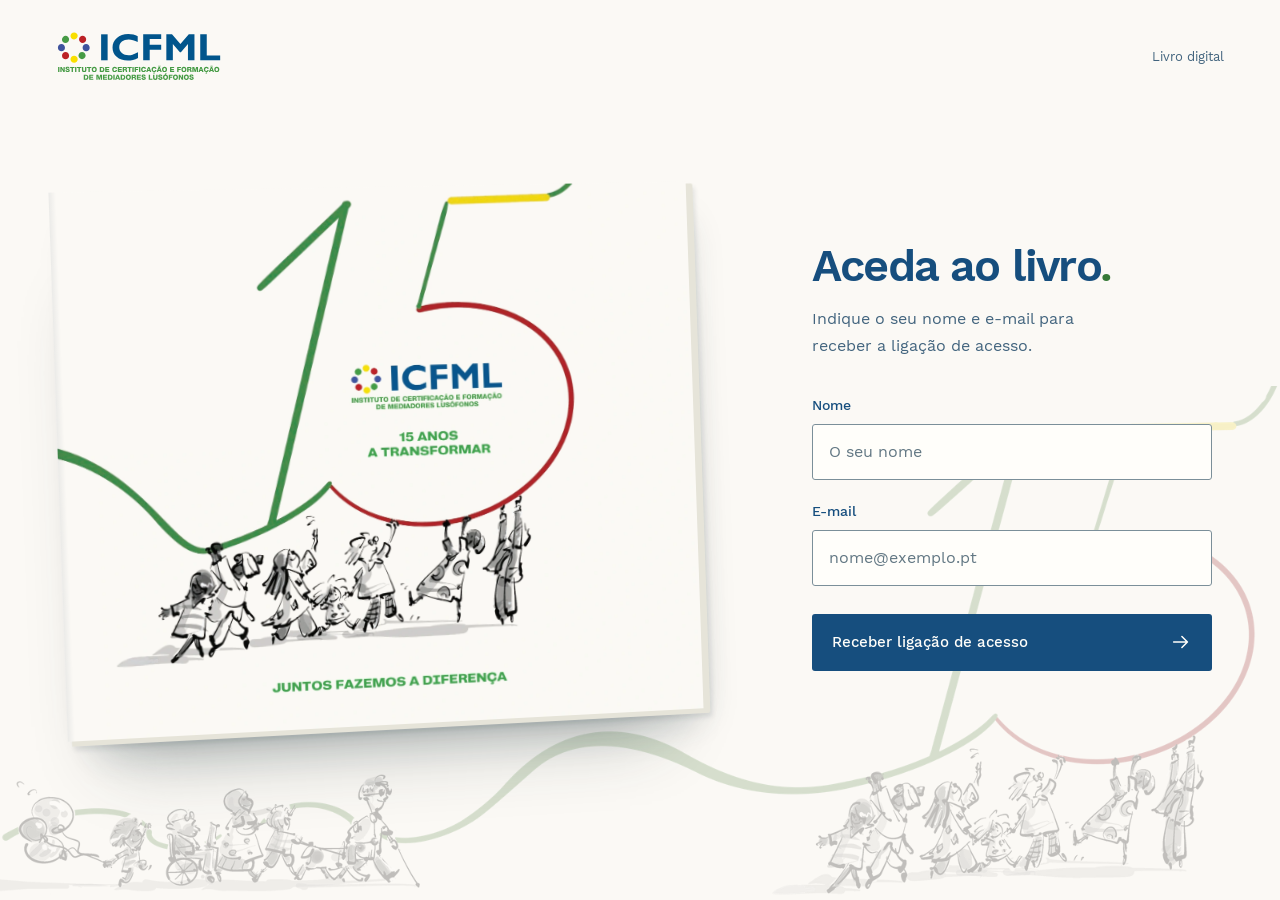
<file: index.html>
<!doctype html>
<html lang="pt-PT">
<head>
  <meta name="referrer" content="no-referrer">
  <meta http-equiv="Content-Security-Policy" content="default-src 'self'; script-src 'self' 'wasm-unsafe-eval'; worker-src 'self'; style-src 'self' 'unsafe-inline'; img-src 'self' data: blob:; font-src 'self' data: blob:; connect-src 'self' https://icfml-livro-preview.2.25.97.234.sslip.io; object-src 'none'; base-uri 'none'; form-action 'none'; frame-src 'none'">

  <meta charset="utf-8">
  <meta name="viewport" content="width=device-width, initial-scale=1">
  <meta name="theme-color" content="#fbf9f5">
  <meta name="robots" content="noindex, nofollow">
  <title>ICFML 15 Anos — Livro digital</title>
  <link rel="icon" href="assets/icfml-simbolo.svg" type="image/svg+xml">
  <link rel="preload" href="assets/WorkSans-Regular.woff2" as="font" type="font/woff2" crossorigin>
  <link rel="preload" href="assets/cover.webp" as="image" fetchpriority="high">
  <link rel="stylesheet" href="styles.css?v=20261102-confirmation1">
  <script src="app.js?v=20261104-ptpt1" defer></script>
  <script src="cover-motion.js?v=20261029-cover-hover2" defer></script>
</head>
<body>
  <a class="skip-link" href="#access-name">Ir para o formulário</a>
  <div class="page-art" aria-hidden="true">
    <img src="assets/illustration.webp" srcset="assets/illustration-mobile.webp 1600w, assets/illustration.webp 3200w" sizes="(max-width: 1800px) 100vw, 1800px" alt="" width="3200" height="1286">
  </div>

  <header class="masthead">
    <img class="brand" src="assets/icfml.svg" alt="ICFML — Instituto de Certificação e Formação de Mediadores Lusófonos" width="1920" height="652">
    <span class="edition-label">Livro digital</span>
  </header>

  <main class="entrance">
    <figure class="book-presentation" aria-label="Capa do livro ICFML 15 Anos">
      <div class="book-arrival">
        <div class="book-object">
          <img class="book-cover" src="assets/cover.webp" alt="Capa do livro ICFML 15 Anos" width="1600" height="1345" fetchpriority="high" decoding="async">
        </div>
      </div>
    </figure>

    <section class="access" aria-labelledby="access-title">
      <div class="access-intro">
        <h1 id="access-title"><span id="access-heading">Aceda ao livro</span><span aria-hidden="true">.</span></h1>
        <p id="access-description">Indique o seu nome e e-mail para receber a ligação de acesso.</p>
      </div>

      <p id="demo-notice" class="demo-notice" hidden>Versão de apresentação. Os dados preenchidos neste formulário não serão guardados.</p>

      <form id="access-form" method="post" action="api/access" aria-describedby="access-description" novalidate>
        <div class="field">
          <label for="access-name">Nome</label>
          <input id="access-name" name="name" type="text" autocomplete="name" maxlength="120" placeholder="O seu nome" required aria-describedby="name-error">
          <span class="field-error" id="name-error"></span>
        </div>
        <div class="field">
          <label for="access-email">E-mail</label>
          <input id="access-email" name="email" type="email" autocomplete="email" inputmode="email" maxlength="254" placeholder="nome@exemplo.pt" required aria-describedby="email-error" spellcheck="false" autocapitalize="none">
          <span class="field-error" id="email-error"></span>
        </div>
        <button class="continue-button" id="continue-button" type="submit" disabled>
          <span class="button-label">Receber ligação de acesso</span>
          <svg class="button-arrow" width="22" height="22" viewBox="0 0 24 24" fill="none" aria-hidden="true"><path d="M4 12h15m-6-6 6 6-6 6" stroke="currentColor" stroke-width="1.7" stroke-linecap="round" stroke-linejoin="round"/></svg>
          <span class="button-spinner" aria-hidden="true"></span>
        </button>
        <p id="form-message" class="form-message" role="status" aria-live="polite"></p>
      </form>

      <button class="text-button" id="edit-registration" type="button" hidden>Utilizar outro registo <svg width="17" height="17" viewBox="0 0 24 24" fill="none" aria-hidden="true"><path d="M6 18 18 6M6 6h12v12" stroke="currentColor" stroke-width="1.7" stroke-linecap="round" stroke-linejoin="round"/></svg></button>

      <div class="access-pending" id="access-pending" role="region" aria-label="A aguardar confirmação do e-mail" tabindex="-1" hidden>
        <svg class="verification-mark" width="34" height="34" viewBox="0 0 32 32" fill="none" aria-hidden="true"><rect x="4" y="7" width="24" height="18" rx="2" stroke="currentColor" stroke-width="1.5"/><path d="m5 9 11 8L27 9" stroke="currentColor" stroke-width="1.5" stroke-linecap="round" stroke-linejoin="round"/></svg>
        <p class="pending-address">Verifique a caixa de entrada de <strong><span id="pending-email"></span>.</strong></p>
        <p class="verification-help">Clique na ligação que enviámos para confirmar o seu e-mail e aceder ao livro. Se não encontrar a mensagem, verifique também a pasta de spam.</p>
        <button class="continue-button" id="resend-confirmation" type="button" disabled>Reenviar e-mail</button>
        <p id="pending-message" class="form-message" role="status" aria-live="polite"></p>
        <button class="text-button" id="correct-email" type="button">Corrigir endereço de e-mail</button>
      </div>
      <noscript><p class="form-message">Ative o JavaScript no navegador para solicitar a sua ligação de acesso.</p></noscript>
    </section>
  </main>
</body>
</html>
</file>
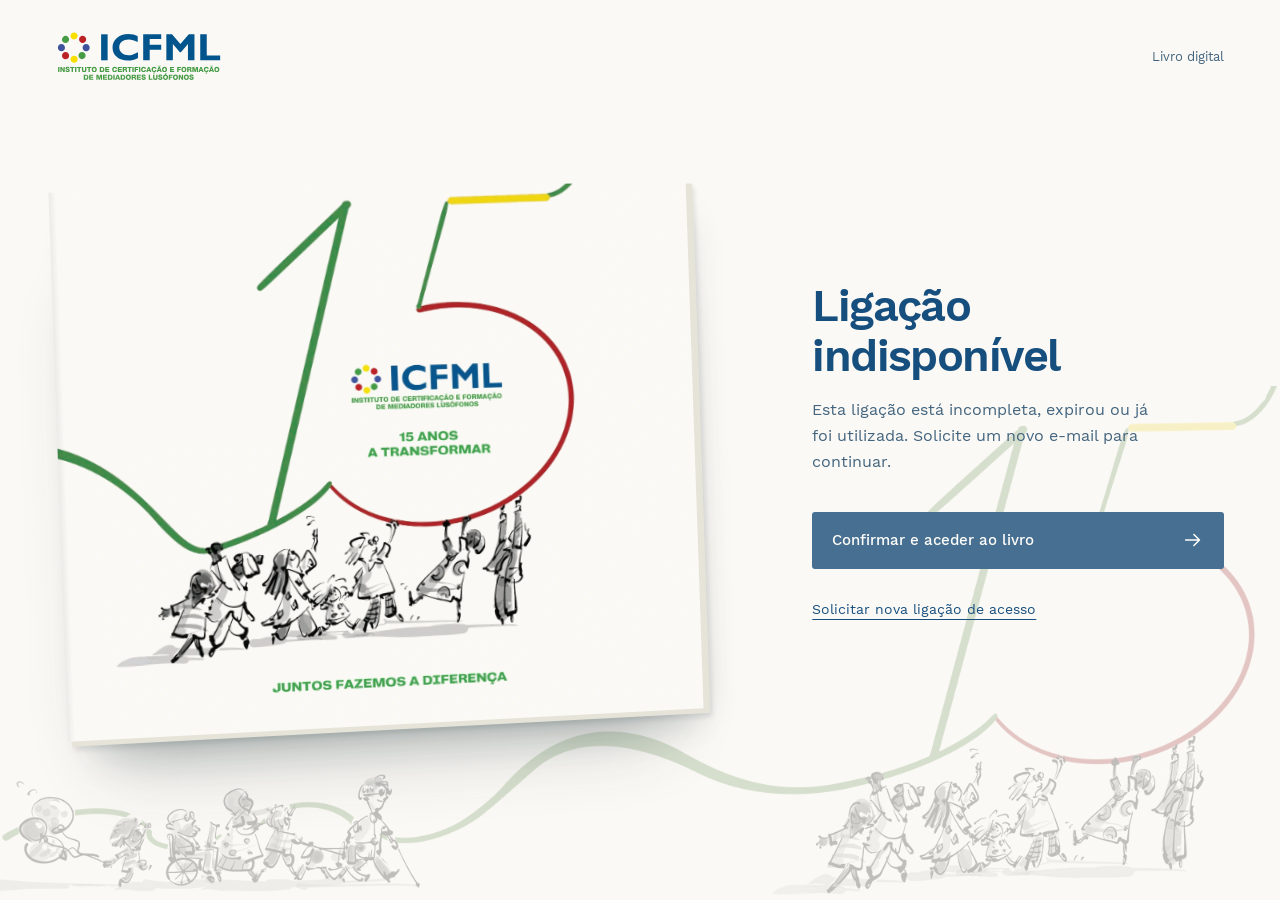
<file: confirm.html>
<!doctype html>
<html lang="pt-PT">
<head>
  <meta name="referrer" content="no-referrer">
  <meta http-equiv="Content-Security-Policy" content="default-src 'self'; script-src 'self' 'wasm-unsafe-eval'; worker-src 'self'; style-src 'self' 'unsafe-inline'; img-src 'self' data: blob:; font-src 'self' data: blob:; connect-src 'self' https://icfml-livro-preview.2.25.97.234.sslip.io; object-src 'none'; base-uri 'none'; form-action 'none'; frame-src 'none'">

  <meta charset="utf-8">
  
  <meta name="viewport" content="width=device-width, initial-scale=1">
  <meta name="theme-color" content="#fbf9f5">
  <meta name="robots" content="noindex, nofollow">
  <title>ICFML 15 Anos — Confirmar e-mail</title>
  <script src="confirm.js?v=20261104-ptpt1"></script>
  <link rel="icon" href="assets/icfml-simbolo.svg" type="image/svg+xml">
  <link rel="stylesheet" href="styles.css?v=20261102-confirmation1">
</head>
<body>
  <a class="skip-link" href="#confirm-button">Ir para a confirmação</a>
  <div class="page-art" aria-hidden="true">
    <img src="assets/illustration.webp" srcset="assets/illustration-mobile.webp 1600w, assets/illustration.webp 3200w" sizes="(max-width: 1800px) 100vw, 1800px" alt="" width="3200" height="1286">
  </div>
  <header class="masthead">
    <img class="brand" src="assets/icfml.svg" alt="ICFML — Instituto de Certificação e Formação de Mediadores Lusófonos" width="1920" height="652">
    <span class="edition-label">Livro digital</span>
  </header>
  <main class="entrance">
    <figure class="book-presentation" aria-label="Capa do livro ICFML 15 Anos">
      <div class="book-object">
        <img class="book-cover" src="assets/cover.webp" alt="Capa do livro ICFML 15 Anos" width="1600" height="1345" decoding="async">
      </div>
    </figure>
    <section class="access confirmation-access" aria-labelledby="confirm-title">
      <div class="access-intro">
        <h1 id="confirm-title">Confirme o seu e-mail<span aria-hidden="true">.</span></h1>
        <p id="confirm-description">Clique no botão abaixo para confirmar o seu endereço de e-mail e abrir o livro.</p>
      </div>
      <button class="continue-button" id="confirm-button" type="button" aria-describedby="confirm-description" disabled>
        <span class="button-label">Confirmar e aceder ao livro</span>
        <svg class="button-arrow" width="22" height="22" viewBox="0 0 24 24" fill="none" aria-hidden="true"><path d="M4 12h15m-6-6 6 6-6 6" stroke="currentColor" stroke-width="1.7" stroke-linecap="round" stroke-linejoin="round"/></svg>
        <span class="button-spinner" aria-hidden="true"></span>
      </button>
      <p id="confirmation-message" class="form-message" role="status" aria-live="polite"></p>
      <a class="text-button confirmation-help" href="./">Solicitar nova ligação de acesso</a>
      <noscript><p class="form-message">Ative o JavaScript no navegador para confirmar o seu endereço. Pode também voltar à página inicial e solicitar outra ligação.</p></noscript>
    </section>
  </main>
</body>
</html>
</file>
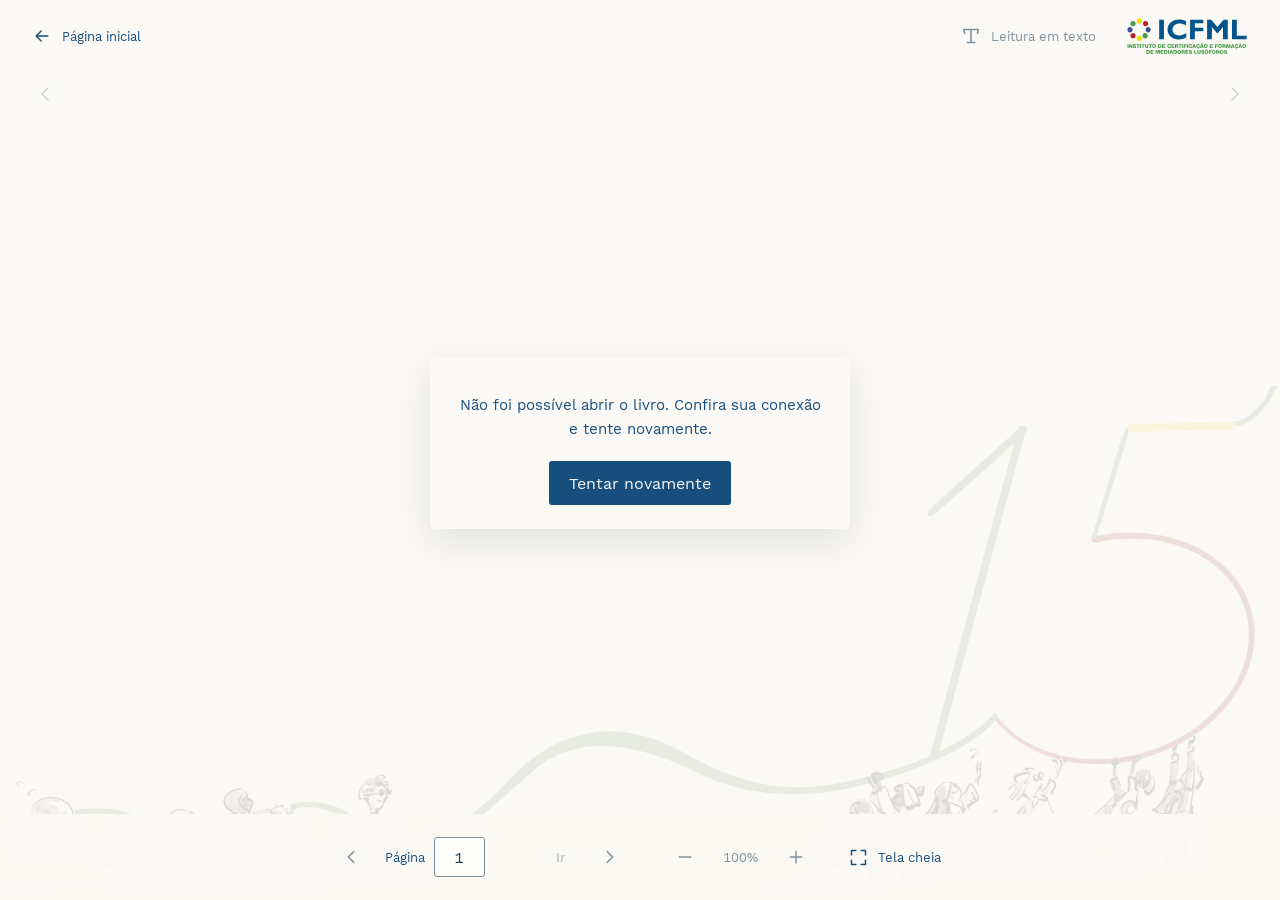
<file: reader.html>
<!doctype html>
<html lang="pt-PT">
<head>
  <meta name="referrer" content="no-referrer">
  <meta http-equiv="Content-Security-Policy" content="default-src 'self'; script-src 'self' 'wasm-unsafe-eval'; worker-src 'self'; style-src 'self' 'unsafe-inline'; img-src 'self' data: blob:; font-src 'self' data: blob:; connect-src 'self' https://icfml-livro-preview.2.25.97.234.sslip.io; object-src 'none'; base-uri 'none'; form-action 'none'; frame-src 'none'">

  <meta charset="utf-8">
  <meta name="viewport" content="width=device-width, initial-scale=1">
  <meta name="theme-color" content="#fbf9f5">
  <meta name="robots" content="noindex, nofollow">
  <title>ICFML 15 Anos — Leitura</title>
  <link rel="icon" href="assets/icfml-simbolo.svg" type="image/svg+xml">
  <link rel="stylesheet" href="styles.css">
  <link rel="stylesheet" href="reader.css?v=20261103-safari2">
  <script type="module" src="reader.js?v=20261104-book2"></script>
</head>
<body class="reader-body">
  <main class="reader-shell" id="reader-shell">
    <div class="reader-art" aria-hidden="true"><img src="assets/illustration.webp" alt="" width="3200" height="1286"></div>
    <h1 class="sr-only">Leitor do livro ICFML 15 Anos</h1>
    <header class="reader-header">
      <a class="reader-back" href="./"><svg width="20" height="20" viewBox="0 0 24 24" fill="none" aria-hidden="true"><path d="M19 12H5m6-6-6 6 6 6" stroke="currentColor" stroke-width="1.7" stroke-linecap="round" stroke-linejoin="round"/></svg><span>Página inicial</span></a>
      <div class="reader-header-tools">
        <button class="reader-control text-mode-control" id="text-mode" type="button" title="Leitura em texto" aria-label="Leitura em texto" aria-controls="reader-text" aria-pressed="false" disabled><svg width="22" height="22" viewBox="0 0 24 24" fill="none" aria-hidden="true"><path d="M4 5h16M12 5v14m-4 0h8M5 9l-1-4m15 4 1-4" stroke="currentColor" stroke-width="1.7" stroke-linecap="round" stroke-linejoin="round"/></svg><span>Leitura em texto</span></button>
        <img src="assets/icfml.svg" class="reader-brand" alt="ICFML" width="1920" height="652">
      </div>
    </header>

    <section class="reader-stage" id="reader-stage" aria-label="Páginas do livro" aria-busy="true">
      <nav class="reader-edge-navigation" aria-label="Navegação lateral do livro">
        <button class="reader-control reader-edge-control" id="previous-page-side" type="button" title="Página anterior (←)" aria-label="Página anterior" disabled><svg width="24" height="24" viewBox="0 0 24 24" fill="none" aria-hidden="true"><path d="m14 6-6 6 6 6" stroke="currentColor" stroke-width="1.7" stroke-linecap="round" stroke-linejoin="round"/></svg></button>
        <button class="reader-control reader-edge-control" id="next-page-side" type="button" title="Próxima página (→)" aria-label="Próxima página" disabled><svg width="24" height="24" viewBox="0 0 24 24" fill="none" aria-hidden="true"><path d="m10 6 6 6-6 6" stroke="currentColor" stroke-width="1.7" stroke-linecap="round" stroke-linejoin="round"/></svg></button>
      </nav>
      <div class="reader-viewport" id="reader-viewport" tabindex="0" aria-label="Área de leitura. Arraste um canto para virar a página ou use as setas. Com o mouse, aproxime-se das laterais para ver a prévia e clique para virar. Ao ampliar, arraste para mover a página.">
        <div class="reading-space" id="reading-space"><div class="spread-host" id="spread-host"></div></div>
      </div>
      <section class="reader-text-view" id="reader-text" aria-label="Texto das páginas do livro" tabindex="0" hidden></section>
      <div class="reader-message" id="reader-message" role="status" aria-live="polite">
        <span class="reader-loader" aria-hidden="true"></span>
        <p id="reader-message-text">Carregando o livro…</p>
        <button class="reader-retry" id="reader-retry" type="button" hidden>Tentar novamente</button>
      </div>
      <p class="sr-only" id="reader-announcement" aria-live="polite" aria-atomic="true"></p>
    </section>

    <footer class="reader-toolbar" aria-label="Controles de leitura">
      <div class="reader-navigation">
        <button class="reader-control" id="previous-page" type="button" title="Página anterior (←)" aria-label="Página anterior" disabled><svg width="22" height="22" viewBox="0 0 24 24" fill="none" aria-hidden="true"><path d="m14 6-6 6 6 6" stroke="currentColor" stroke-width="1.7" stroke-linecap="round" stroke-linejoin="round"/></svg></button>
        <form id="page-form" class="page-form">
          <label for="page-number">Página</label>
          <input id="page-number" type="number" min="1" step="1" value="1" inputmode="numeric" enterkeyhint="go" aria-label="Ir para a página" required disabled>
          <span class="page-total" id="page-total"></span>
          <button class="reader-control jump-control" type="submit" title="Ir para a página digitada" aria-label="Ir para a página" disabled>Ir</button>
        </form>
        <button class="reader-control" id="next-page" type="button" title="Próxima página (→)" aria-label="Próxima página" disabled><svg width="22" height="22" viewBox="0 0 24 24" fill="none" aria-hidden="true"><path d="m10 6 6 6-6 6" stroke="currentColor" stroke-width="1.7" stroke-linecap="round" stroke-linejoin="round"/></svg></button>
      </div>

      <div class="reader-tools">
        <div class="reader-zoom" aria-label="Ampliação">
          <button class="reader-control" id="zoom-out" type="button" title="Reduzir (-)" aria-label="Reduzir zoom" disabled><svg width="20" height="20" viewBox="0 0 24 24" fill="none" aria-hidden="true"><path d="M5 12h14" stroke="currentColor" stroke-width="1.7" stroke-linecap="round"/></svg></button>
          <button class="reader-control zoom-value" id="zoom-reset" type="button" title="Ajustar à tela (0)" aria-label="Ajustar à tela" disabled>100%</button>
          <button class="reader-control" id="zoom-in" type="button" title="Ampliar (+)" aria-label="Ampliar zoom" disabled><svg width="20" height="20" viewBox="0 0 24 24" fill="none" aria-hidden="true"><path d="M5 12h14m-7-7v14" stroke="currentColor" stroke-width="1.7" stroke-linecap="round"/></svg></button>
        </div>
        <button class="reader-control fullscreen-control" id="fullscreen" type="button" title="Tela cheia (F)" aria-label="Entrar em tela cheia" aria-pressed="false"><svg width="21" height="21" viewBox="0 0 24 24" fill="none" aria-hidden="true"><path class="fullscreen-enter" d="M9 4H4v5m11-5h5v5M4 15v5h5m11-5v5h-5" stroke="currentColor" stroke-width="1.7" stroke-linecap="round" stroke-linejoin="round"/><path class="fullscreen-exit" d="M4 9h5V4m6 0v5h5M9 20v-5H4m16 0h-5v5" stroke="currentColor" stroke-width="1.7" stroke-linecap="round" stroke-linejoin="round"/></svg><span>Tela cheia</span></button>
      </div>
    </footer>
    <noscript><p class="noscript-message">Ative o JavaScript no navegador para utilizar o leitor interativo.</p></noscript>
  </main>
</body>
</html>
</file>
<file: styles.css>
@font-face {
  font-family: "Work Sans";
  src: url("assets/WorkSans-Regular.woff2") format("woff2");
  font-style: normal;
  font-weight: 400;
  font-display: swap;
}

@font-face {
  font-family: "Work Sans";
  src: url("assets/WorkSans-Medium.woff2") format("woff2");
  font-style: normal;
  font-weight: 500;
  font-display: swap;
}

@font-face {
  font-family: "Work Sans";
  src: url("assets/WorkSans-SemiBold.woff2") format("woff2");
  font-style: normal;
  font-weight: 600;
  font-display: swap;
}

:root {
  color-scheme: light;
  --paper: #fbf9f5;
  --ink: #164e7e;
  --ink-strong: #123e64;
  --ink-soft: #42647e;
  --line: #7b8f99;
  --green: #367937;
  --error: #a52b2c;
  --ease: cubic-bezier(.16, 1, .3, 1);
  font-family: "Work Sans", sans-serif;
  font-synthesis: none;
  font-weight: 400;
  background: var(--paper);
  color: var(--ink);
  scrollbar-color: #8da3ae var(--paper);
  scrollbar-width: thin;
}

* { box-sizing: border-box; }
body { margin: 0; min-width: 320px; min-height: 100svh; }
button, input { font: inherit; }
button { cursor: pointer; }
button, a, input { -webkit-tap-highlight-color: transparent; }
button, input { border-radius: 3px; }
button:focus-visible, a:focus-visible { outline: 3px solid var(--ink); outline-offset: 5px; }
[hidden] { display: none !important; }
::selection { background: #f1dd65; color: #123e64; }
::-webkit-scrollbar { width: 8px; }
::-webkit-scrollbar-track { background: var(--paper); }
::-webkit-scrollbar-thumb { background: #8da3ae; border: 2px solid var(--paper); border-radius: 6px; }

.skip-link {
  position: fixed;
  z-index: 10;
  inset: 12px auto auto 12px;
  padding: 12px 18px;
  background: var(--ink);
  color: var(--paper);
  transform: translateY(-160%);
}
.skip-link:focus { transform: translateY(0); }

.page-art {
  position: fixed;
  z-index: -1;
  inset: 0;
  overflow: hidden;
  pointer-events: none;
}
.page-art img { position: absolute; left: 50%; bottom: 0; display: block; width: 100%; max-width: 1800px; height: auto; transform: translateX(-50%); opacity: .24; }

.masthead {
  width: min(1320px, calc(100% - 112px));
  margin-inline: auto;
  min-height: 112px;
  display: flex;
  align-items: center;
  justify-content: space-between;
  gap: 24px;
}
.brand { width: 166px; height: auto; display: block; }
.edition-label { color: var(--ink-soft); font-size: 13px; }

.entrance {
  width: min(1320px, calc(100% - 112px));
  margin-inline: auto;
  min-height: calc(100svh - 148px);
  display: grid;
  grid-template-columns: minmax(0, 1.35fr) minmax(320px, .85fr);
  align-items: center;
  column-gap: clamp(64px, 8vw, 136px);
  padding-block: 32px 96px;
}

.book-presentation { margin: 0; perspective: 1600px; }
.book-arrival { transform-style: preserve-3d; animation: book-arrive 1000ms var(--ease) backwards; }
.book-object {
  position: relative;
  width: 100%;
  max-width: min(640px, calc((100svh - 250px) * 1.19));
  margin-inline: auto;
  transform: rotateY(6deg) rotateZ(-2deg);
  transform-style: preserve-3d;
  isolation: isolate;
  box-shadow: 13px 28px 36px -16px #273a3e36, 0 64px 70px -45px #273a3e4f;
  transition: transform 400ms var(--ease), box-shadow 400ms var(--ease);
}
.book-object::before {
  content: "";
  position: absolute;
  z-index: -1;
  inset: 2px -7px -5px 4px;
  background: #e6e4d9;
  border-radius: 0 2px 2px 0;
  box-shadow: 2px 4px 5px #273a3e1f;
}
.book-object::after {
  content: "";
  position: absolute;
  inset: 0 auto 0 0;
  width: 7px;
  background: linear-gradient(90deg, #152c3e12, transparent);
  pointer-events: none;
}
.book-cover { width: 100%; height: auto; display: block; background: var(--paper); }
@media (hover: hover) and (pointer: fine) and (prefers-reduced-motion: no-preference) {
  .book-presentation.is-cover-hovered .book-object {
    transform: translateY(-8px) rotateX(var(--cover-rotate-x, 0deg)) rotateY(var(--cover-rotate-y, 2deg)) rotateZ(-1deg);
    box-shadow: 13px 36px 44px -16px #273a3e36, 0 76px 82px -45px #273a3e4f;
    transition: transform 140ms ease-out, box-shadow 250ms var(--ease);
  }
}

.access { width: 100%; max-width: 400px; padding-block: 8px; }
.access-intro { margin-bottom: 36px; }
h1 { margin: 0 0 15px; font-size: clamp(34px, 3.5vw, 49px); line-height: 1.12; font-weight: 600; letter-spacing: -.035em; text-wrap: balance; }
h1 > span[aria-hidden="true"] { color: var(--green); }
.access-intro p { margin: 0; max-width: 31ch; color: var(--ink-soft); font-size: 16px; line-height: 1.65; }
.demo-notice { margin: -14px 0 24px; padding-left: 12px; border-left: 2px solid var(--green); color: var(--ink-soft); font-size: 13px; line-height: 1.6; }
.field { position: relative; margin-bottom: 21px; }
.field label { display: block; font-weight: 500; font-size: 14px; line-height: 1.5; margin-bottom: 8px; }
.field input {
  appearance: none;
  display: block;
  width: 100%;
  min-height: 56px;
  padding: 14px 16px;
  border: 1px solid var(--line);
  background: #fffefa;
  color: var(--ink-strong);
  font-size: 16px;
  line-height: 1.5;
  caret-color: var(--ink);
  outline: none;
  transition: border-color 160ms, box-shadow 160ms;
}
.field input::placeholder { opacity: 1; color: #627783; }
.field input:hover { border-color: #68869a; }
.field input:focus { border-color: var(--ink); box-shadow: 0 0 0 3px #164e7e1a; }
.field input[aria-invalid="true"] { border-color: var(--error); }
.field input[aria-invalid="true"]:focus { box-shadow: 0 0 0 3px #a52b2c1a; }
.field-error { display: block; margin-top: 6px; font-size: 12px; line-height: 1.5; color: var(--error); }
.field-error:empty { display: none; }
.continue-button {
  display: flex;
  align-items: center;
  justify-content: space-between;
  gap: 20px;
  width: 100%;
  min-height: 57px;
  border: 0;
  margin-top: 28px;
  padding: 16px 20px;
  background: var(--ink);
  color: #fffefa;
  font-size: 15px;
  font-weight: 500;
  line-height: 1.5;
  transition: background 160ms;
}
.continue-button:hover { background: var(--ink-strong); }
.continue-button:disabled { background: #476f91; cursor: wait; }
.button-arrow { flex: none; transition: transform 250ms var(--ease); }
.continue-button:hover .button-arrow { transform: translateX(3px); }
.button-spinner { display: none; width: 20px; height: 20px; border: 2px solid #ffffff65; border-top-color: #fff; border-radius: 50%; animation: spin 700ms linear infinite; }
.continue-button[aria-busy="true"] .button-spinner { display: block; }
.continue-button[aria-busy="true"] .button-arrow { display: none; }
.form-message { margin: 13px 0 0; font-size: 13px; line-height: 1.6; color: var(--error); }
.form-message:empty { margin: 0; }
.form-message.is-information { color: var(--ink-soft); }

.access-pending { outline: none; }
.verification-mark { display: block; color: var(--ink); margin-bottom: 22px; }
.pending-address { margin: 0; font-size: 16px; line-height: 1.65; color: var(--ink-soft); }
.pending-address strong { display: block; margin-top: 4px; color: var(--ink-strong); font-weight: 500; overflow-wrap: anywhere; }
.verification-help { margin: 18px 0 0; font-size: 14px; line-height: 1.7; color: var(--ink-soft); }
.access-pending .continue-button { font-variant-numeric: tabular-nums; }
.access-pending .text-button { min-height: 44px; margin-top: 16px; text-align: left; }
.text-button:disabled { color: var(--ink-soft); cursor: wait; }
.confirmation-access { max-width: 440px; }
.confirmation-access .access-intro p { max-width: 36ch; }
.confirmation-access .confirmation-help { display: inline-flex; min-height: 44px; margin-top: 18px; }

.access-complete { outline: none; padding-block: 6px 30px; }
.success-mark { display: block; color: var(--green); margin-bottom: 22px; }
.access-complete h2 { margin: 0 0 12px; font-size: 27px; line-height: 1.25; font-weight: 500; letter-spacing: -.025em; }
.access-complete p { margin: 0; color: var(--ink-soft); font-size: 16px; line-height: 1.6; }
.text-button { display: inline-flex; align-items: center; gap: 12px; margin: 25px 0 0; padding: 10px 0; border: 0; background: transparent; color: var(--ink); font-size: 14px; text-decoration: underline; text-underline-offset: 5px; }
.text-button:hover { color: var(--green); }

@keyframes book-arrive {
  from { transform: translateY(14px); }
  to { transform: translateY(0); }
}
@keyframes spin { to { transform: rotate(360deg); } }

@media (min-width: 1600px) {
  .entrance { column-gap: 136px; }
}
@media (max-width: 1050px) {
  .masthead, .entrance { width: calc(100% - 72px); }
  .entrance { grid-template-columns: minmax(0, 1.1fr) minmax(300px, .9fr); column-gap: 54px; }
  h1 { font-size: 39px; }
}
@media (max-width: 760px) {
  .masthead { width: calc(100% - 48px); min-height: 87px; }
  .brand { width: 135px; }
  .edition-label { font-size: 12px; }
  .entrance { width: min(520px, calc(100% - 48px)); display: flex; flex-direction: column; gap: 57px; padding-block: 27px 70px; min-height: auto; }
  .book-presentation { width: 90%; }
  .book-arrival { animation: none; }
  .book-object { transform: rotateZ(-1.5deg); }
  .book-object { max-width: 100%; }
  .access { max-width: none; padding: 0; }
  .access-intro { margin-bottom: 26px; }
  h1 { font-size: 34px; margin-bottom: 12px; }
  .access-intro p { max-width: 31ch; font-size: 15px; }
  .field { margin-bottom: 18px; }
  .continue-button { margin-top: 24px; }
  .page-art img { bottom: 0; width: 100%; opacity: .24; }
}
@media (prefers-reduced-motion: reduce) {
  *, *::before, *::after { animation: none !important; transition: none !important; }
  .book-object { transform: none; }
}
</file>
<file: reader.css>
.sr-only { position: absolute; width: 1px; height: 1px; padding: 0; margin: -1px; overflow: hidden; clip-path: inset(50%); white-space: nowrap; border: 0; }
.reader-body { min-height: 0; overflow: hidden; }
.reader-shell { --reader-header-height: 72px; --reader-footer-height: 86px; position: relative; isolation: isolate; display: grid; grid-template-rows: var(--reader-header-height) minmax(0, 1fr) var(--reader-footer-height); width: 100%; height: 100vh; height: 100dvh; background: var(--paper); }
.reader-shell:fullscreen { width: 100vw; height: 100dvh; }
.reader-shell:-webkit-full-screen { width: 100vw; height: 100dvh; }
.reader-art { position: absolute; z-index: -1; inset: 0; overflow: hidden; pointer-events: none; }
.reader-art img { position: absolute; bottom: 0; left: 50%; transform: translateX(-50%); width: 100%; max-width: 1800px; height: auto; opacity: .12; }
.reader-header { display: flex; align-items: center; justify-content: space-between; padding: 12px 32px; gap: 24px; }
.reader-back { display: inline-flex; align-items: center; gap: 10px; min-height: 44px; color: var(--ink); text-decoration: none; font-size: 13px; }
.reader-back:hover { color: var(--green); }
.reader-brand { display: block; width: 122px; height: auto; }
.reader-header-tools { display: flex; align-items: center; gap: 20px; }
.reader-control.text-mode-control { width: auto; gap: 9px; padding-inline: 10px; font-size: 13px; white-space: nowrap; }
.text-mode-control[aria-pressed="true"] { background: #e6edf0; }
.reader-text-view { position: absolute; z-index: 3; inset: 12px 24px 24px; overflow: auto; overscroll-behavior: contain; padding: clamp(20px, 4vw, 48px); background: var(--paper); color: var(--ink-strong); }
.reader-text-view:focus-visible { outline: 2px solid var(--ink); outline-offset: -3px; }
.reader-text-view article { max-width: 72ch; margin-inline: auto; }
.reader-text-view article + article { margin-top: 48px; padding-top: 32px; border-top: 1px solid var(--line); }
.reader-text-view h2 { margin: 0 0 24px; font-size: 20px; font-weight: 600; }
.reader-text-content { font-size: 18px; line-height: 1.75; white-space: pre-wrap; overflow-wrap: anywhere; }
.is-text-reading .reader-viewport, .is-text-reading .reader-edge-navigation { visibility: hidden; pointer-events: none; }
.is-text-reading .reader-zoom { display: none; }
.reader-stage { position: relative; display: grid; grid-template-rows: 44px minmax(0, 1fr); min-height: 0; min-width: 0; }
.reader-edge-navigation { display: flex; align-items: center; justify-content: space-between; padding-inline: 24px; transform: translateY(var(--edge-nav-offset, 0px)); position: relative; z-index: 7; pointer-events: none; }
.reader-viewport { width: 100%; height: 100%; overflow: auto; overscroll-behavior: contain; touch-action: none; outline-offset: -4px; scrollbar-width: thin; }
.reader-viewport:focus-visible { outline: 2px solid var(--ink); outline-offset: -3px; }
.reader-viewport.is-zoomed, .reader-viewport.is-corner-ready { cursor: grab; }
.reader-viewport.is-dragging, .reader-viewport.is-page-turning { cursor: grabbing; }
.reading-space { display: grid; place-items: center; width: 100%; height: 100%; min-width: 100%; min-height: 100%; padding: 24px; }
.spread-host { position: relative; flex: none; }
.reader-spread { position: relative; display: flex; width: 100%; height: 100%; }
.reader-sheet { position: relative; flex: none; height: 100%; background: var(--paper); box-shadow: 0 10px 28px #203b4b21; }
.reader-sheet.is-empty { background: transparent; box-shadow: none; pointer-events: none; }
.reader-sheet canvas { display: block; width: 100%; height: 100%; user-select: none; }
.reader-spread.is-paired { box-shadow: 0 10px 28px #203b4b21; }
.reader-spread.is-paired .reader-sheet { box-shadow: none; }
.turn-stationary { position: absolute; z-index: 2; top: 0; height: 100%; pointer-events: none; }
.turn-stationary canvas { display: block; width: 100%; height: 100%; }
.reader-message { position: absolute; z-index: 9; left: 50%; top: 50%; transform: translate(-50%, -50%); max-width: min(420px, calc(100% - 40px)); width: max-content; text-align: center; color: var(--ink); pointer-events: none; }
.reader-message p { margin: 12px 0 0; font-size: 15px; line-height: 1.6; }
.reader-message.is-compact { top: auto; bottom: 9px; transform: translateX(-50%); padding: 7px 14px; background: var(--paper); border-radius: 3px; }
.reader-message.is-compact p { margin: 0; font-size: 12px; }
.reader-message.is-compact .reader-loader { display: none; }
.reader-loader { display: inline-block; width: 26px; height: 26px; border: 2px solid #164e7e30; border-top-color: var(--ink); border-radius: 50%; animation: spin 700ms linear infinite; }
.reader-message.is-error { padding: 24px; background: var(--paper); box-shadow: 0 12px 38px #203b4b1f; border-radius: 6px; pointer-events: auto; }
.reader-message.is-error .reader-loader { display: none; }
.reader-retry { display: inline-block; margin-top: 20px; min-height: 44px; padding: 10px 20px; border: 0; background: var(--ink); color: var(--paper); }
.reader-toolbar { display: flex; align-items: center; justify-content: center; gap: 32px; padding: 14px 24px calc(14px + env(safe-area-inset-bottom)); background: #fbf9f5f2; position: relative; z-index: 10; }
.reader-navigation, .reader-tools, .reader-zoom, .page-form { display: flex; align-items: center; gap: 4px; }
.reader-tools { gap: 20px; }
.page-form { gap: 9px; font-size: 13px; }
.page-form label { margin-left: 7px; }
.page-form input { -moz-appearance: textfield; appearance: textfield; width: 51px; min-height: 40px; border: 1px solid var(--line); background: #fffefa; color: var(--ink-strong); text-align: center; padding: 8px 4px; font-size: 16px; font-variant-numeric: tabular-nums; caret-color: var(--ink); }
.page-form input::-webkit-inner-spin-button, .page-form input::-webkit-outer-spin-button { -webkit-appearance: none; margin: 0; }
.page-form input:focus-visible { outline: 2px solid var(--ink); outline-offset: 3px; }
.page-total { min-width: 36px; font-variant-numeric: tabular-nums; white-space: nowrap; }
.reader-control { display: inline-flex; align-items: center; justify-content: center; flex: none; width: 44px; height: 44px; border: 0; border-radius: 4px; background: transparent; color: var(--ink); padding: 0; transition: background 140ms, color 140ms; }
.reader-control:hover { background: #e6edf0; }
.reader-control:active { background: #d7e3e9; }
.reader-control:disabled { color: #80929e; cursor: default; background: transparent; }
.reader-control svg { flex: none; }
.reader-edge-control { border: 1px solid #164e7e24; border-radius: 50%; background: #fbf9f5cc; pointer-events: auto; }
.reader-edge-control:disabled { opacity: .35; border-color: transparent; }
.jump-control { font-size: 13px; font-weight: 500; }
.jump-control:disabled { opacity: .55; }
.reader-turn-canvas { position: absolute; z-index: 6; inset: 0; width: 100%; height: 100%; pointer-events: none; }
.zoom-value { width: 59px; font-size: 13px; font-variant-numeric: tabular-nums; }
.fullscreen-control { width: auto; gap: 9px; padding: 0 10px; font-size: 13px; }
.noscript-message { position: absolute; top: 45%; padding: 24px; text-align: center; width: 100%; background: var(--paper); }
@media (max-width: 899px) {
  .reader-shell { --reader-header-height: 64px; --reader-footer-height: 122px; }
  .reader-art { top: var(--reader-header-height); bottom: var(--reader-footer-height); }
  .reader-art img { display: none; }
  .reader-art::before, .reader-art::after { content: ""; position: absolute; width: min(100%, 520px); aspect-ratio: 3086.5 / 2480; background-image: url("assets/illustration-mobile.webp"); background-repeat: no-repeat; background-size: 200% 100%; opacity: .16; }
  .reader-art::before { top: 0; right: 0; background-position: right top; }
  .reader-art::after { bottom: 0; left: 0; background-position: left bottom; }
  .reader-header { padding: 9px 20px; }
  .reader-header-tools { gap: 8px; }
  .reader-header { gap: 12px; }
  .reader-control.text-mode-control { width: 44px; padding: 0; }
  .text-mode-control span { display: none; }
  .reader-text-view { inset: 8px 12px 12px; padding: 20px; }
  .reader-brand { width: 108px; }
  .reader-back { font-size: 12px; gap: 6px; }
  .reader-edge-navigation { padding-inline: 16px; }
  .reading-space { padding: 16px; }
  .reader-toolbar { flex-direction: column; gap: 6px; padding: 8px 12px calc(10px + env(safe-area-inset-bottom)); }
  .reader-tools { gap: 22px; }
  .page-form input { min-height: 40px; }
}
@media (max-width: 359px) {
  .page-form label { display: none; }
  .reader-header { padding-inline: 16px; gap: 8px; }
  .reader-brand { width: 96px; }
}
@media (max-height: 500px) and (min-width: 480px) and (max-width: 899px) {
  .reader-shell { --reader-header-height: 48px; --reader-footer-height: 58px; }
  .reader-toolbar { flex-direction: row; gap: 20px; padding-block: 5px; }
  .reader-header { padding-block: 2px; }
  .reader-brand { width: 95px; }
  .page-form label, .jump-control, .fullscreen-control span { display: none; }
  .reader-tools { gap: 8px; }
}
.reader-shell.is-reading-expanded { position: fixed; inset: 0; z-index: 20; grid-template-rows: 0 minmax(0, 1fr) auto; padding: env(safe-area-inset-top) env(safe-area-inset-right) 0 env(safe-area-inset-left); }
.is-reading-expanded .reader-header { display: none; }
.is-reading-expanded .reader-stage { grid-row: 2; }
.is-reading-expanded .reader-art { inset: 0; }
.is-reading-expanded .reader-toolbar { grid-row: 3; flex-direction: row; flex-wrap: wrap; gap: 4px 10px; padding: 6px 8px calc(6px + env(safe-area-inset-bottom)); }
.fullscreen-control[aria-pressed="true"] { background: #e6edf0; }
.fullscreen-exit, .fullscreen-control[aria-pressed="true"] .fullscreen-enter { display: none; }
.fullscreen-control[aria-pressed="true"] .fullscreen-exit { display: inline; }
@media (max-width: 899px) {
  .is-reading-expanded .page-form label, .is-reading-expanded .jump-control, .is-reading-expanded .zoom-value, .is-reading-expanded .fullscreen-control span { display: none; }
  .is-reading-expanded .reader-tools { gap: 8px; }
  .is-reading-expanded .fullscreen-control { width: 44px; padding: 0; }
}
@media (orientation: landscape) and (max-height: 500px) {
  .is-reading-expanded .reader-stage { grid-template-rows: minmax(0, 1fr); }
  .is-reading-expanded .reader-edge-navigation { display: none; }
  .is-reading-expanded .reading-space { padding: 8px; }
}
@media (prefers-reduced-motion: reduce) {
  .reader-loader { animation: none; border-color: var(--ink); }
}
</file>
